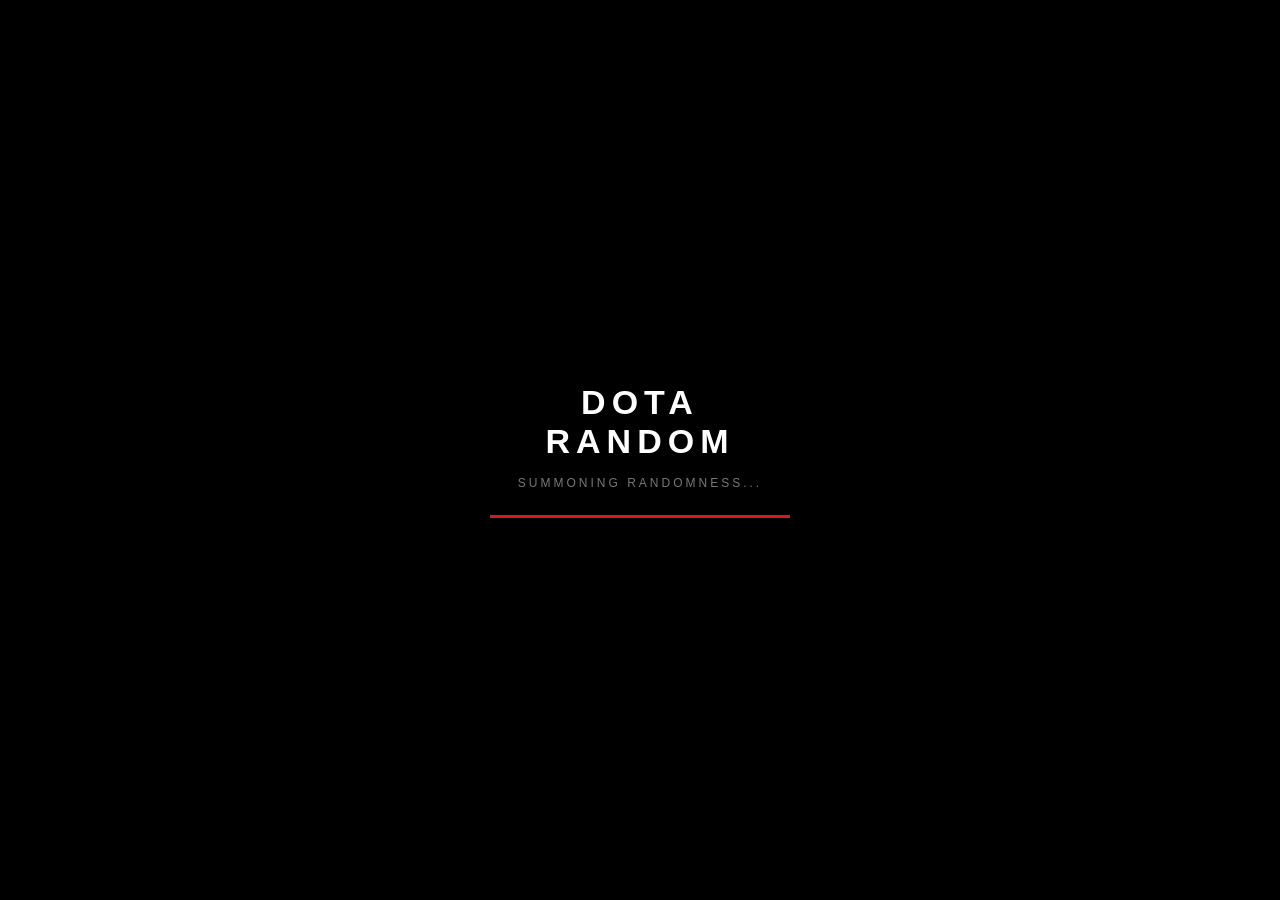
<file: index.html>
<!DOCTYPE html>
<html lang="ru">
<head>
    <meta charset="UTF-8">
    <meta name="viewport" content="width=device-width, initial-scale=1.0">

    <title>DOTA RANDOM</title>

    <link rel="stylesheet" href="style.css">
</head>

<body>

    <div class="loader" id="loader">

        <div class="loader-content">
            <div class="loader-title">DOTA RANDOM</div>

            <div class="loader-text">
                SUMMONING RANDOMNESS...
            </div>

            <div class="loader-line">
                <div class="loader-progress"></div>
            </div>
        </div>

    </div>


    
    <main class="intro">

        <div class="intro-content">

            <p class="small-title">WELCOME TO</p>

            <h1>
                DOTA <span>RANDOM</span>
            </h1>

            <p class="intro-description">
                Не знаешь, кем играть?<br>
                Не знаешь, какой билд собрать?
            </p>

            <p class="intro-description">
                Просто доверься рандому.
            </p>

            <div class="language-buttons">

                <a href="index-ru.html" class="main-button">
                    РУССКИЙ
                </a>

                <a href="index-en.html" class="main-button dark-button">
                    ENGLISH
                </a>

            </div>

        </div>

    </main>


    <script src="script.js"></script>

</body>
</html>
</file>
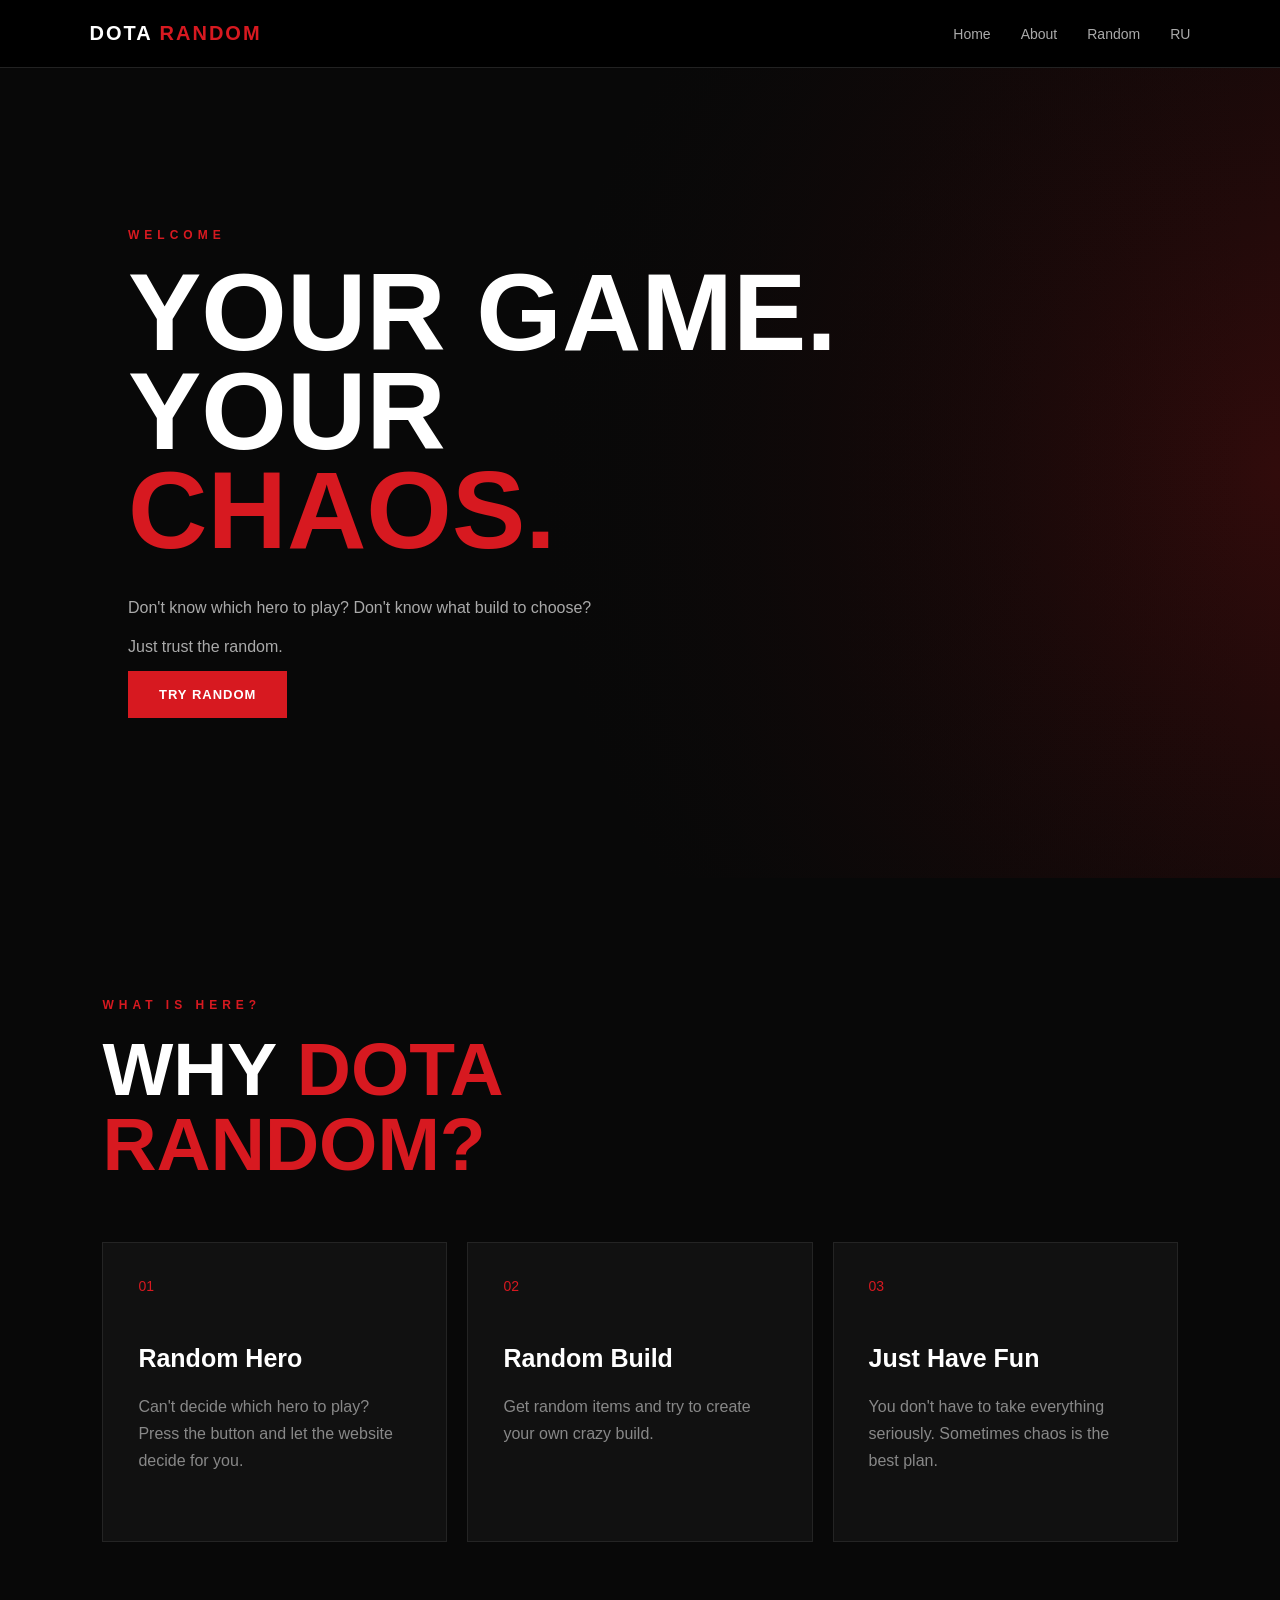
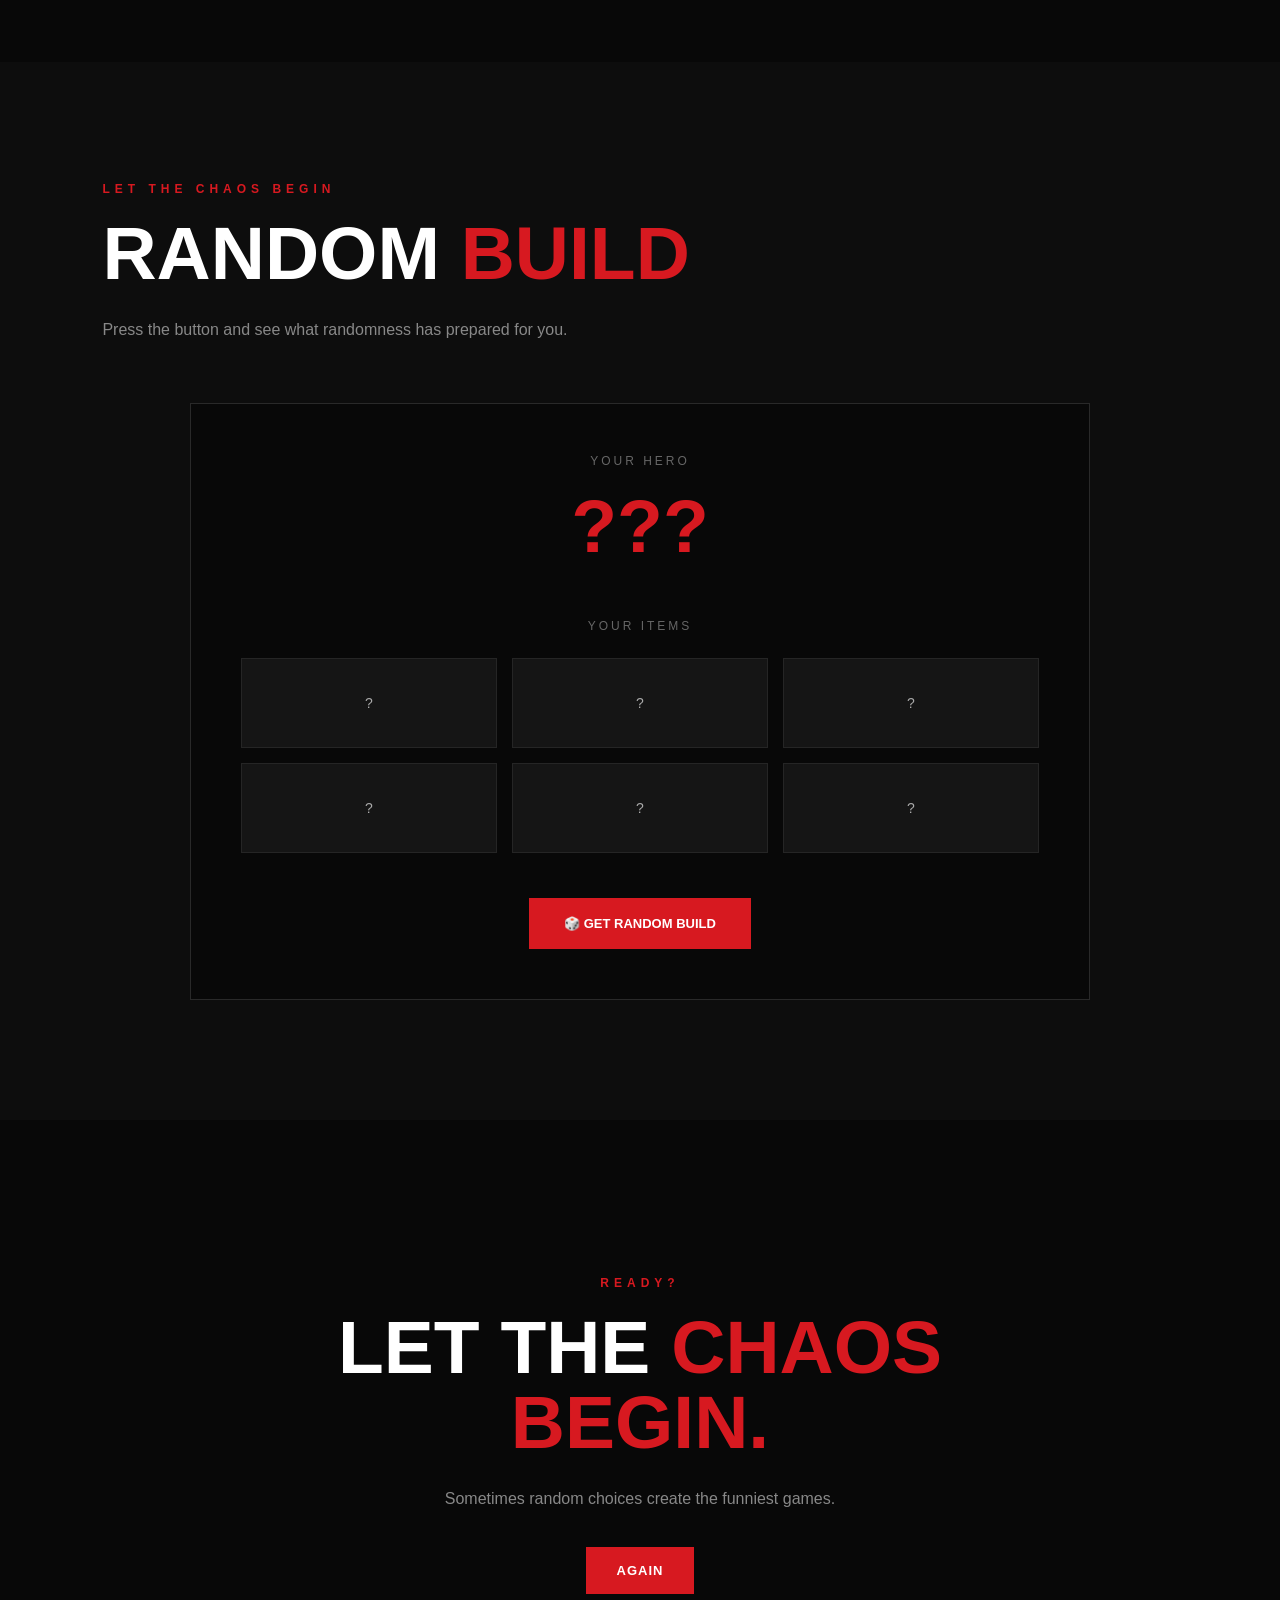
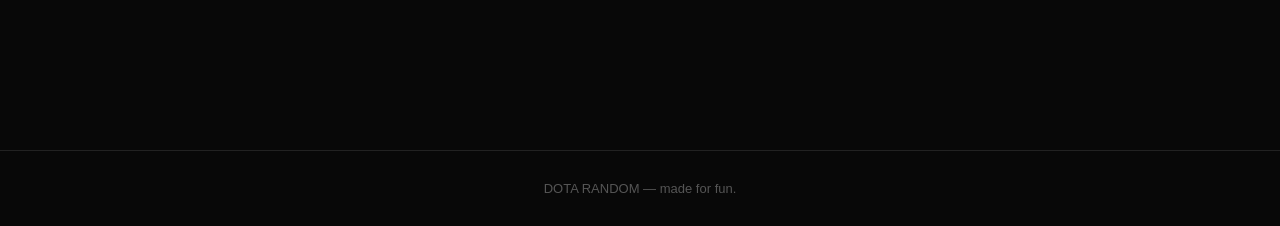
<file: index-en.html>
<!DOCTYPE html>
<html lang="en">
<head>

    <meta charset="UTF-8">
    <meta name="viewport" content="width=device-width, initial-scale=1.0">

    <title>DOTA RANDOM — English</title>

    <link rel="stylesheet" href="style.css">

</head>

<body>

    <header class="header">

        <div class="logo">
            DOTA <span>RANDOM</span>
        </div>

        <nav>
            <a href="index-en.html">Home</a>
            <a href="#about">About</a>
            <a href="#random">Random</a>
            <a href="index-ru.html">RU</a>
        </nav>

    </header>


    <section class="hero-section">

        <div class="hero-content">

            <p class="small-title">
                WELCOME
            </p>

            <h1>
                YOUR GAME.<br>
                YOUR <span>CHAOS.</span>
            </h1>

            <p>
                Don't know which hero to play?
                Don't know what build to choose?
            </p>

            <p>
                Just trust the random.
            </p>

            <a href="#random" class="main-button">
                TRY RANDOM
            </a>

        </div>

    </section>


    <section class="about-section" id="about">

        <div class="section-title">

            <p class="small-title">
                WHAT IS HERE?
            </p>

            <h2>
                WHY <span>DOTA RANDOM?</span>
            </h2>

        </div>


        <div class="about-grid">

            <div class="about-card">

                <div class="card-number">01</div>

                <h3>Random Hero</h3>

                <p>
                    Can't decide which hero to play?
                    Press the button and let the website
                    decide for you.
                </p>

            </div>


            <div class="about-card">

                <div class="card-number">02</div>

                <h3>Random Build</h3>

                <p>
                    Get random items and try to create
                    your own crazy build.
                </p>

            </div>


            <div class="about-card">

                <div class="card-number">03</div>

                <h3>Just Have Fun</h3>

                <p>
                    You don't have to take everything
                    seriously. Sometimes chaos is the best plan.
                </p>

            </div>

        </div>

    </section>


    <section class="random-section" id="random">

        <div class="section-title">

            <p class="small-title">
                LET THE CHAOS BEGIN
            </p>

            <h2>
                RANDOM <span>BUILD</span>
            </h2>

            <p>
                Press the button and see
                what randomness has prepared for you.
            </p>

        </div>


        <div class="random-box">

            <div class="hero-result">

                <p>YOUR HERO</p>

                <h3 id="hero-name">
                    ???
                </h3>

            </div>


            <div class="items-result">

                <p>YOUR ITEMS</p>

                <div class="items-grid">

                    <div class="item" id="item1">?</div>
                    <div class="item" id="item2">?</div>
                    <div class="item" id="item3">?</div>
                    <div class="item" id="item4">?</div>
                    <div class="item" id="item5">?</div>
                    <div class="item" id="item6">?</div>

                </div>

            </div>


            <button class="random-button" onclick="generateRandom()">
                🎲 GET RANDOM BUILD
            </button>

        </div>

    </section>


    <section class="final-section">

        <p class="small-title">
            READY?
        </p>

        <h2>
            LET THE <span>CHAOS BEGIN.</span>
        </h2>

        <p>
            Sometimes random choices
            create the funniest games.
        </p>

        <a href="#random" class="main-button">
            AGAIN
        </a>

    </section>


    <footer>

        <p>
            DOTA RANDOM — made for fun.
        </p>

    </footer>


    <script src="script.js"></script>

</body>
</html>
</file>
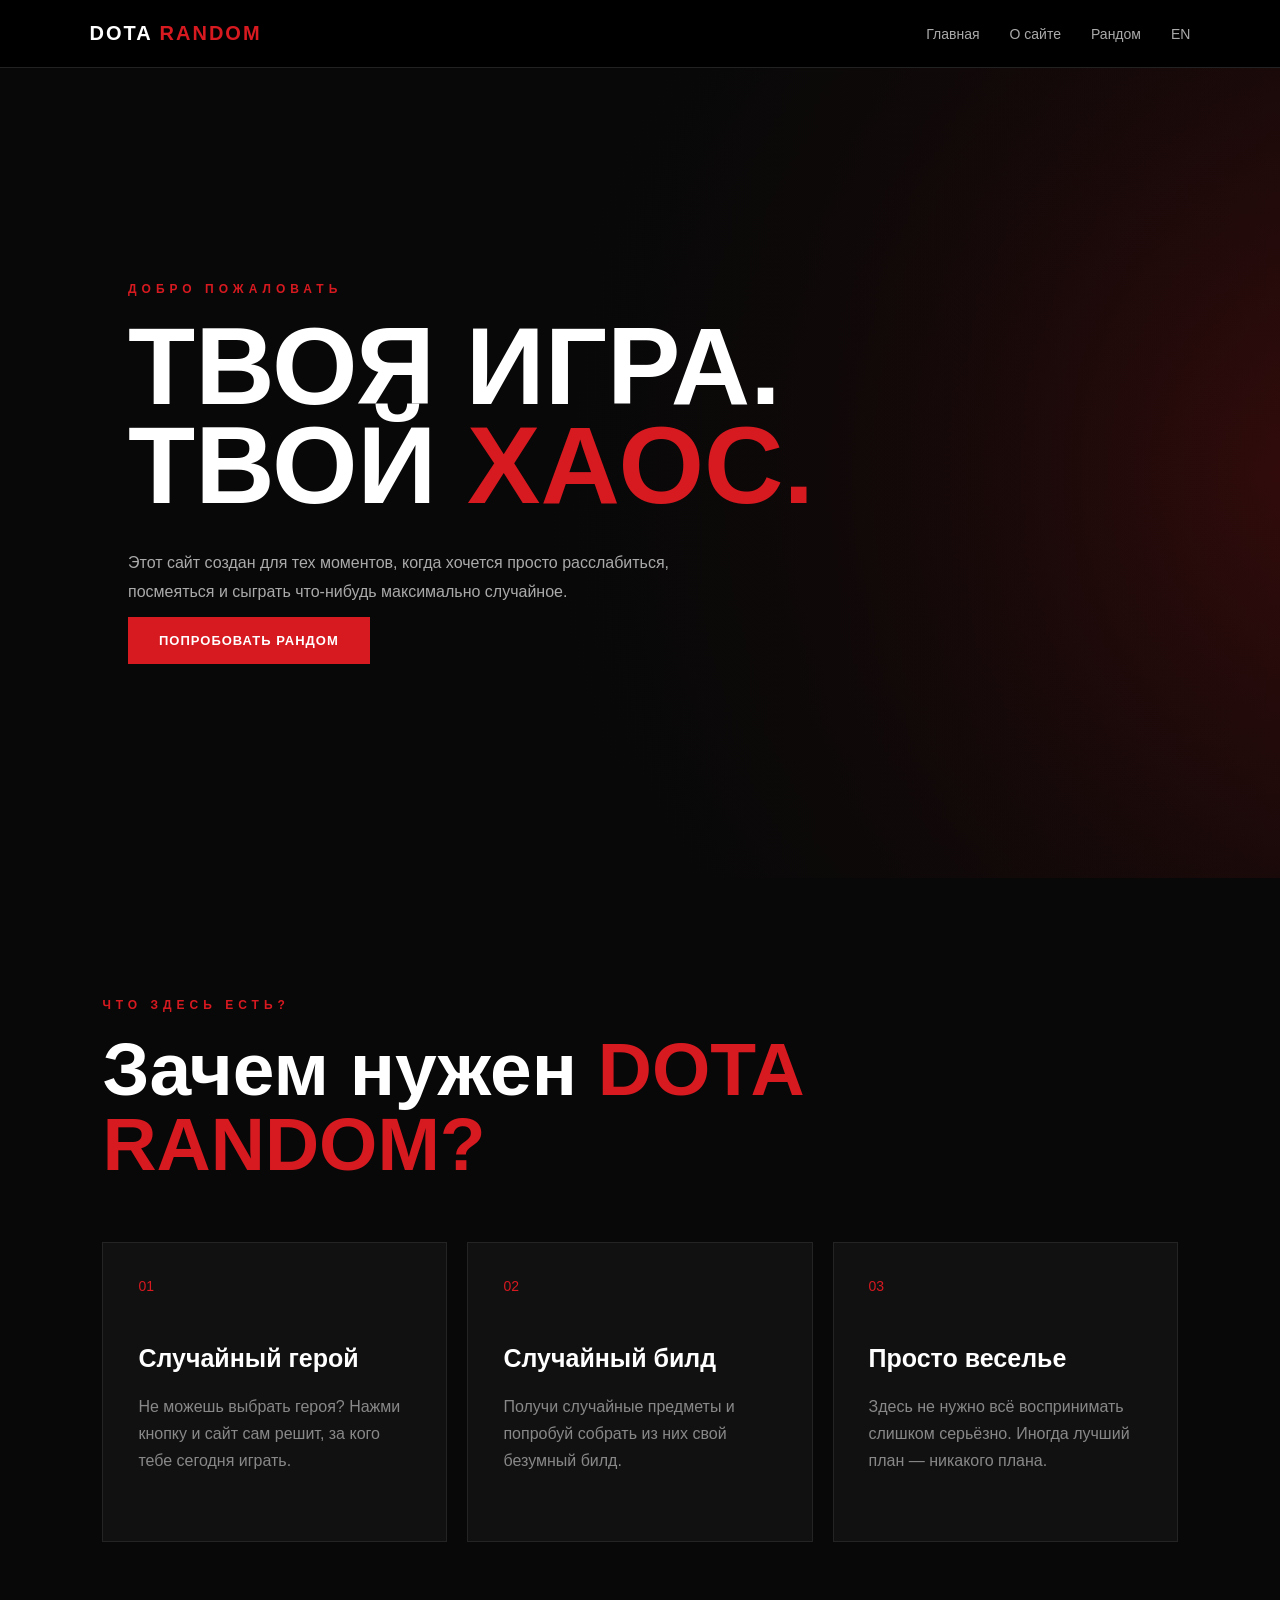
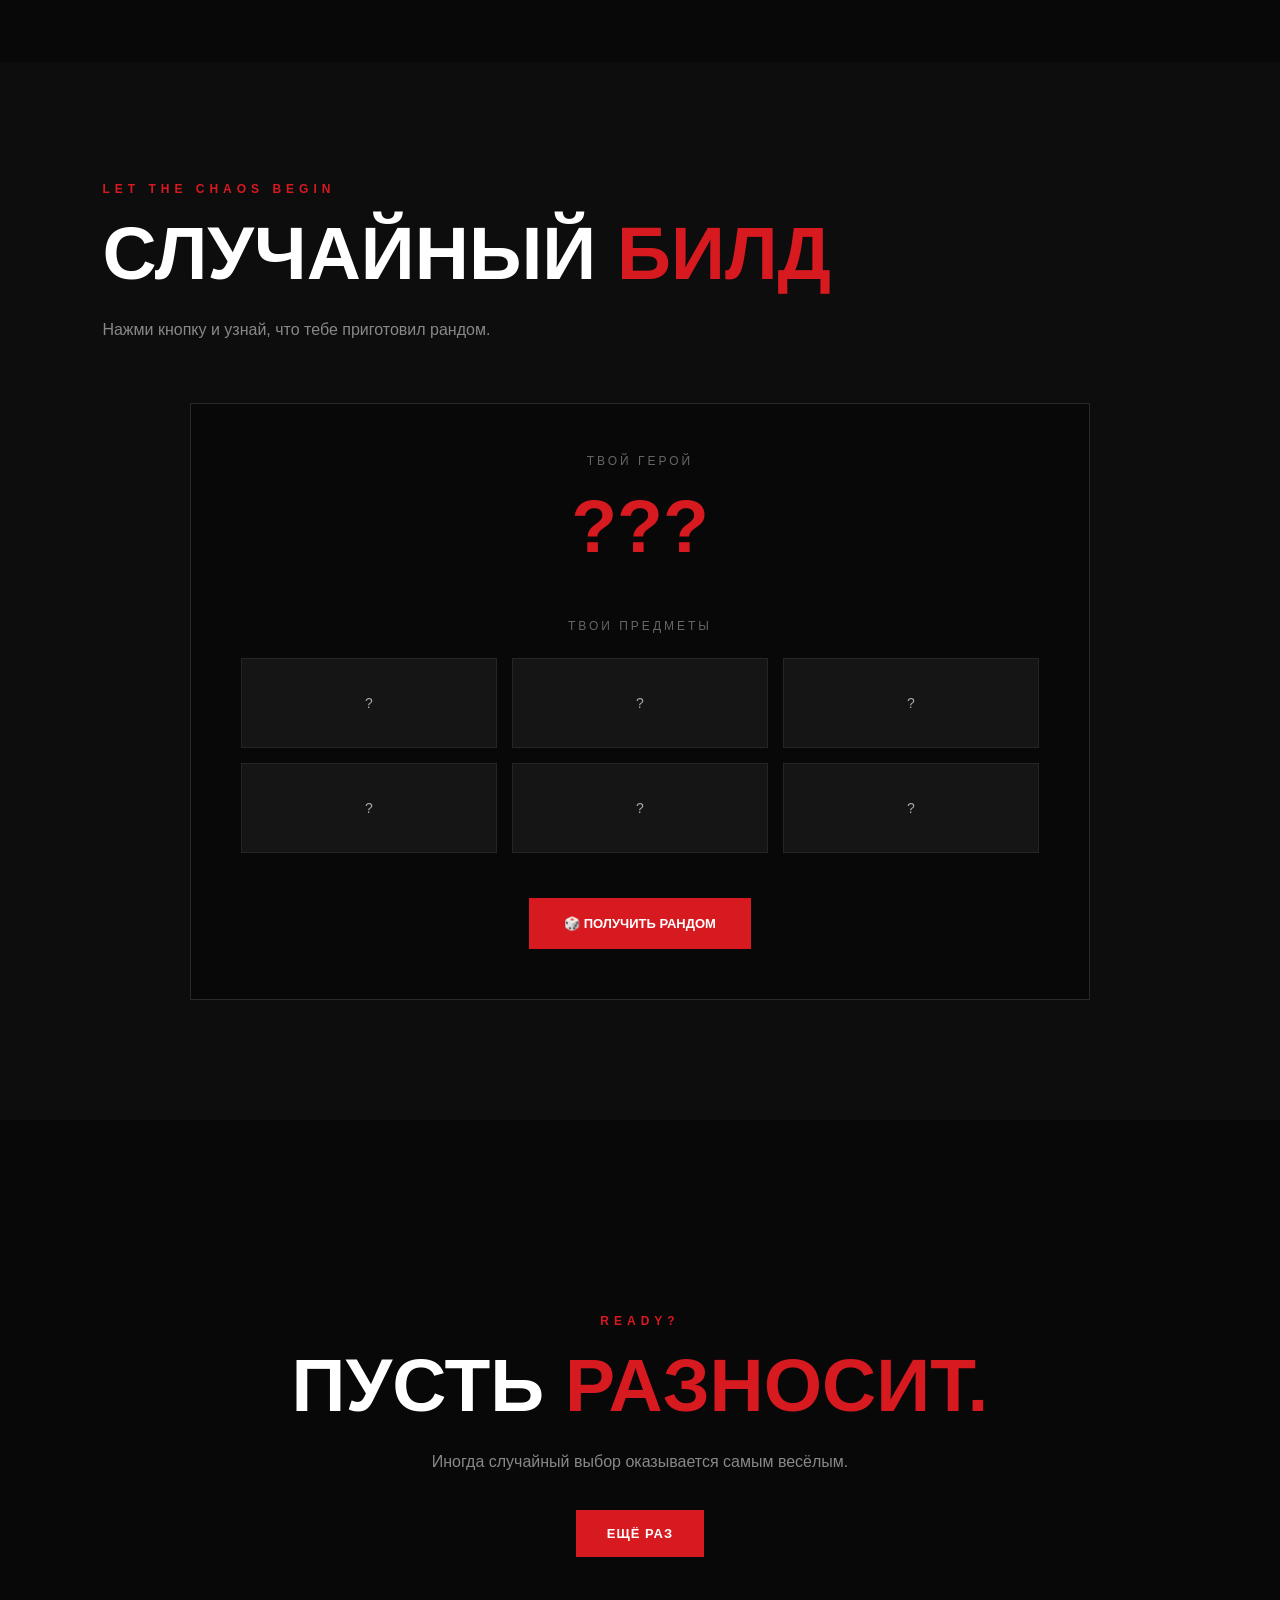
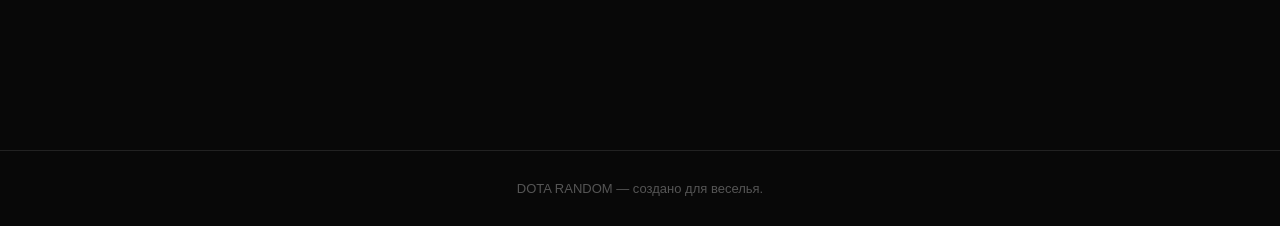
<file: index-ru.html>
<!DOCTYPE html>
<html lang="ru">
<head>

    <meta charset="UTF-8">
    <meta name="viewport" content="width=device-width, initial-scale=1.0">

    <title>DOTA RANDOM — Русский</title>

    <link rel="stylesheet" href="style.css">

</head>

<body>

    <header class="header">

        <div class="logo">
            DOTA <span>RANDOM</span>
        </div>

        <nav>
            <a href="index-ru.html">Главная</a>
            <a href="#about">О сайте</a>
            <a href="#random">Рандом</a>
            <a href="index-en.html">EN</a>
        </nav>

    </header>


   

    <section class="hero-section">

        <div class="hero-content">

            <p class="small-title">
                ДОБРО ПОЖАЛОВАТЬ
            </p>

            <h1>
                ТВОЯ ИГРА.<br>
                ТВОЙ <span>ХАОС.</span>
            </h1>

            <p>
                Этот сайт создан для тех моментов,
                когда хочется просто расслабиться,
                посмеяться и сыграть что-нибудь максимально случайное.
            </p>

            <a href="#random" class="main-button">
                ПОПРОБОВАТЬ РАНДОМ
            </a>

        </div>

    </section>


    

    <section class="about-section" id="about">

        <div class="section-title">

            <p class="small-title">
                ЧТО ЗДЕСЬ ЕСТЬ?
            </p>

            <h2>
                Зачем нужен <span>DOTA RANDOM?</span>
            </h2>

        </div>


        <div class="about-grid">

            <div class="about-card">

                <div class="card-number">01</div>

                <h3>Случайный герой</h3>

                <p>
                    Не можешь выбрать героя?
                    Нажми кнопку и сайт сам решит,
                    за кого тебе сегодня играть.
                </p>

            </div>


            <div class="about-card">

                <div class="card-number">02</div>

                <h3>Случайный билд</h3>

                <p>
                    Получи случайные предметы
                    и попробуй собрать из них
                    свой безумный билд.
                </p>

            </div>


            <div class="about-card">

                <div class="card-number">03</div>

                <h3>Просто веселье</h3>

                <p>
                    Здесь не нужно всё воспринимать
                    слишком серьёзно. Иногда лучший
                    план — никакого плана.
                </p>

            </div>

        </div>

    </section>


   

    <section class="random-section" id="random">

        <div class="section-title">

            <p class="small-title">
                LET THE CHAOS BEGIN
            </p>

            <h2>
                СЛУЧАЙНЫЙ <span>БИЛД</span>
            </h2>

            <p>
                Нажми кнопку и узнай,
                что тебе приготовил рандом.
            </p>

        </div>


        <div class="random-box">

            <div class="hero-result">

                <p>ТВОЙ ГЕРОЙ</p>

                <h3 id="hero-name">
                    ???
                </h3>

            </div>


            <div class="items-result">

                <p>ТВОИ ПРЕДМЕТЫ</p>

                <div class="items-grid">

                    <div class="item" id="item1">?</div>
                    <div class="item" id="item2">?</div>
                    <div class="item" id="item3">?</div>
                    <div class="item" id="item4">?</div>
                    <div class="item" id="item5">?</div>
                    <div class="item" id="item6">?</div>

                </div>

            </div>


            <button class="random-button" onclick="generateRandom()">
                🎲 ПОЛУЧИТЬ РАНДОМ
            </button>

        </div>

    </section>


    

    <section class="final-section">

        <p class="small-title">
            READY?
        </p>

        <h2>
            ПУСТЬ <span>РАЗНОСИТ.</span>
        </h2>

        <p>
            Иногда случайный выбор оказывается
            самым весёлым.
        </p>

        <a href="#random" class="main-button">
            ЕЩЁ РАЗ
        </a>

    </section>


    <footer>

        <p>
            DOTA RANDOM — создано для веселья.
        </p>

    </footer>


    <script src="script.js"></script>

</body>
</html>
</file>
<file: style.css>
* {
    margin: 0;
    padding: 0;
    box-sizing: border-box;
}

html {
    scroll-behavior: smooth;
}

body {
    background: #080808;
    color: white;
    font-family: Arial, sans-serif;
}




.loader {
    position: fixed;
    inset: 0;
    background: #000;
    z-index: 9999;

    display: flex;
    align-items: center;
    justify-content: center;

    transition: opacity 1s ease, visibility 1s ease;
}

.loader.hide {
    opacity: 0;
    visibility: hidden;
}

.loader-content {
    width: 300px;
    text-align: center;
}

.loader-title {
    font-size: 34px;
    font-weight: 900;
    letter-spacing: 6px;
    margin-bottom: 15px;
}

.loader-text {
    color: #777;
    font-size: 12px;
    letter-spacing: 3px;
    margin-bottom: 25px;
}

.loader-line {
    width: 100%;
    height: 3px;
    background: #222;
    overflow: hidden;
}

.loader-progress {
    width: 0;
    height: 100%;
    background: #d71920;

    animation: loading 3s ease forwards;
}

@keyframes loading {

    0% {
        width: 0;
    }

    100% {
        width: 100%;
    }

}




.header {
    position: sticky;
    top: 0;
    z-index: 100;

    display: flex;
    justify-content: space-between;
    align-items: center;

    padding: 22px 7%;

    background: rgba(0, 0, 0, 0.9);
    border-bottom: 1px solid #222;
}

.logo {
    font-size: 20px;
    font-weight: 900;
    letter-spacing: 2px;
}

.logo span {
    color: #d71920;
}

nav {
    display: flex;
    gap: 30px;
}

nav a {
    color: #aaa;
    text-decoration: none;
    font-size: 14px;

    transition: 0.3s;
}

nav a:hover {
    color: #d71920;
}




.intro {
    min-height: 100vh;

    display: flex;
    align-items: center;
    justify-content: center;

    text-align: center;

    background:
        radial-gradient(
            circle at center,
            #260b0b 0%,
            #080808 50%,
            #000 100%
        );
}

.intro-content {
    padding: 30px;
}

.small-title {
    color: #d71920;
    font-size: 12px;
    letter-spacing: 5px;
    font-weight: bold;
    margin-bottom: 20px;
}

.intro h1 {
    font-size: clamp(55px, 10vw, 130px);
    line-height: 0.9;
    font-weight: 900;
    letter-spacing: -5px;
}

.intro h1 span,
.hero-section h1 span,
.section-title span,
.final-section span {
    color: #d71920;
}

.intro-description {
    margin-top: 30px;
    color: #aaa;
    line-height: 1.7;
    font-size: 17px;
}




.language-buttons {
    display: flex;
    justify-content: center;
    gap: 15px;

    margin-top: 40px;
}

.main-button {
    display: inline-block;

    padding: 15px 30px;

    background: #d71920;
    color: white;

    text-decoration: none;

    font-size: 13px;
    font-weight: bold;
    letter-spacing: 1px;

    border: 1px solid #d71920;

    transition: 0.3s;
}

.main-button:hover {
    background: transparent;
    color: #d71920;
}

.dark-button {
    background: transparent;
    border-color: #444;
}

.dark-button:hover {
    background: #d71920;
    color: white;
}




.hero-section {
    min-height: 90vh;

    display: flex;
    align-items: center;

    padding: 100px 10%;

    background:
        linear-gradient(
            90deg,
            #080808 30%,
            transparent
        ),
        radial-gradient(
            circle at right,
            #310b0b,
            #080808 55%
        );
}

.hero-content {
    max-width: 750px;
}

.hero-section h1 {
    font-size: clamp(55px, 9vw, 110px);
    line-height: 0.9;
    font-weight: 900;
    margin-bottom: 35px;
}

.hero-section p:not(.small-title) {
    color: #aaa;
    max-width: 600px;
    line-height: 1.8;
    margin-bottom: 10px;
}



.about-section,
.random-section,
.final-section {
    padding: 120px 8%;
}

.section-title {
    max-width: 800px;
    margin-bottom: 60px;
}

.section-title h2,
.final-section h2 {
    font-size: clamp(40px, 6vw, 75px);
    line-height: 1;
    margin-bottom: 25px;
}

.section-title > p:last-child,
.final-section > p:not(.small-title) {
    color: #888;
    line-height: 1.7;
}



.about-grid {
    display: grid;

    grid-template-columns:
        repeat(3, 1fr);

    gap: 20px;
}

.about-card {
    min-height: 300px;

    padding: 35px;

    background: #111;

    border: 1px solid #242424;

    transition: 0.3s;
}

.about-card:hover {
    transform: translateY(-8px);
    border-color: #d71920;
}

.card-number {
    color: #d71920;
    font-size: 14px;
    margin-bottom: 50px;
}

.about-card h3 {
    font-size: 25px;
    margin-bottom: 20px;
}

.about-card p {
    color: #888;
    line-height: 1.7;
}




.random-section {
    background: #0d0d0d;
}

.random-box {
    max-width: 900px;
    margin: auto;

    padding: 50px;

    background: #080808;

    border: 1px solid #292929;

    text-align: center;
}

.hero-result {
    margin-bottom: 50px;
}

.hero-result p,
.items-result > p {
    color: #666;
    font-size: 12px;
    letter-spacing: 3px;
    margin-bottom: 15px;
}

.hero-result h3 {
    font-size: clamp(40px, 7vw, 75px);
    color: #d71920;

    min-height: 80px;
}




.items-grid {
    display: grid;

    grid-template-columns:
        repeat(3, 1fr);

    gap: 15px;

    margin-top: 25px;
}

.item {
    min-height: 90px;

    display: flex;
    align-items: center;
    justify-content: center;

    padding: 15px;

    background: #151515;

    border: 1px solid #252525;

    color: #aaa;

    font-size: 14px;

    transition: 0.3s;
}

.item:hover {
    border-color: #d71920;
    color: white;
}

.random-button {
    margin-top: 45px;

    padding: 18px 35px;

    border: none;

    background: #d71920;
    color: white;

    font-size: 13px;
    font-weight: bold;

    cursor: pointer;

    transition: 0.3s;
}

.random-button:hover {
    background: white;
    color: black;
}




.final-section {
    text-align: center;

    min-height: 70vh;

    display: flex;
    flex-direction: column;
    align-items: center;
    justify-content: center;
}

.final-section h2 {
    max-width: 800px;
}

.final-section .main-button {
    margin-top: 35px;
}




footer {
    padding: 30px 8%;

    border-top: 1px solid #222;

    text-align: center;

    color: #555;

    font-size: 13px;
}




@media (max-width: 800px) {

    .header {
        flex-direction: column;
        gap: 20px;
    }

    nav {
        gap: 15px;
        flex-wrap: wrap;
        justify-content: center;
    }

    .about-grid {
        grid-template-columns: 1fr;
    }

    .items-grid {
        grid-template-columns: repeat(2, 1fr);
    }

    .random-box {
        padding: 25px;
    }

    .language-buttons {
        flex-direction: column;
    }

    .main-button {
        text-align: center;
    }

}






@media (max-width: 600px) {

    body {
        overflow-x: hidden;
    }


   

    .header {
        padding: 18px 20px;
        gap: 15px;
    }

    .logo {
        font-size: 17px;
    }

    nav {
        width: 100%;
        gap: 12px;
        justify-content: center;
    }

    nav a {
        font-size: 12px;
    }


  

    .intro {
        min-height: 100svh;
        padding: 20px;
    }

    .intro-content {
        width: 100%;
    }

    .intro h1 {
        font-size: clamp(48px, 16vw, 80px);
        letter-spacing: -3px;
    }

    .intro-description {
        font-size: 15px;
        margin-top: 20px;
    }

    .language-buttons {
        width: 100%;
        gap: 10px;
        margin-top: 30px;
    }

    .language-buttons .main-button {
        width: 100%;
    }


   

    .loader-content {
        width: 80%;
    }

    .loader-title {
        font-size: 25px;
        letter-spacing: 4px;
    }

    .loader-text {
        font-size: 9px;
        letter-spacing: 2px;
    }


   

    .hero-section {
        min-height: 85svh;
        padding: 70px 25px;
    }

    .hero-content {
        width: 100%;
    }

    .hero-section h1 {
        font-size: clamp(48px, 15vw, 75px);
        letter-spacing: -3px;
        line-height: 0.95;
    }

    .hero-section p:not(.small-title) {
        font-size: 15px;
        line-height: 1.7;
    }


  

    .main-button {
        width: 100%;
        padding: 16px 20px;
        font-size: 12px;
    }



    .about-section,
    .random-section,
    .final-section {
        padding: 80px 20px;
    }

    .section-title {
        margin-bottom: 40px;
    }

    .section-title h2,
    .final-section h2 {
        font-size: clamp(38px, 12vw, 60px);
        line-height: 1;
    }

    .section-title > p:last-child,
    .final-section > p:not(.small-title) {
        font-size: 14px;
    }


   

    .about-grid {
        grid-template-columns: 1fr;
        gap: 15px;
    }

    .about-card {
        min-height: auto;
        padding: 25px;
    }

    .card-number {
        margin-bottom: 30px;
    }

    .about-card h3 {
        font-size: 21px;
    }

    .about-card p {
        font-size: 14px;
    }


   

    .random-box {
        width: 100%;
        padding: 25px 15px;
    }

    .hero-result {
        margin-bottom: 35px;
    }

    .hero-result h3 {
        font-size: clamp(35px, 11vw, 55px);
        word-break: break-word;
    }


    

    .items-grid {
        grid-template-columns: repeat(2, 1fr);
        gap: 10px;
    }

    .item {
        min-height: 80px;
        padding: 10px 7px;
        font-size: 12px;
        text-align: center;
        word-break: break-word;
    }


  

    .random-button {
        width: 100%;
        padding: 17px 15px;
        margin-top: 35px;
    }


  

    .final-section {
        min-height: 65svh;
    }


   

    footer {
        padding: 25px 20px;
        font-size: 11px;
    }

}




@media (max-width: 380px) {

    .header {
        padding: 15px;
    }

    nav {
        gap: 8px;
    }

    nav a {
        font-size: 11px;
    }

    .intro h1 {
        font-size: 45px;
    }

    .hero-section h1 {
        font-size: 45px;
    }

    .section-title h2,
    .final-section h2 {
        font-size: 38px;
    }

    .items-grid {
        gap: 7px;
    }

    .item {
        min-height: 70px;
        font-size: 11px;
    }

}
</file>
